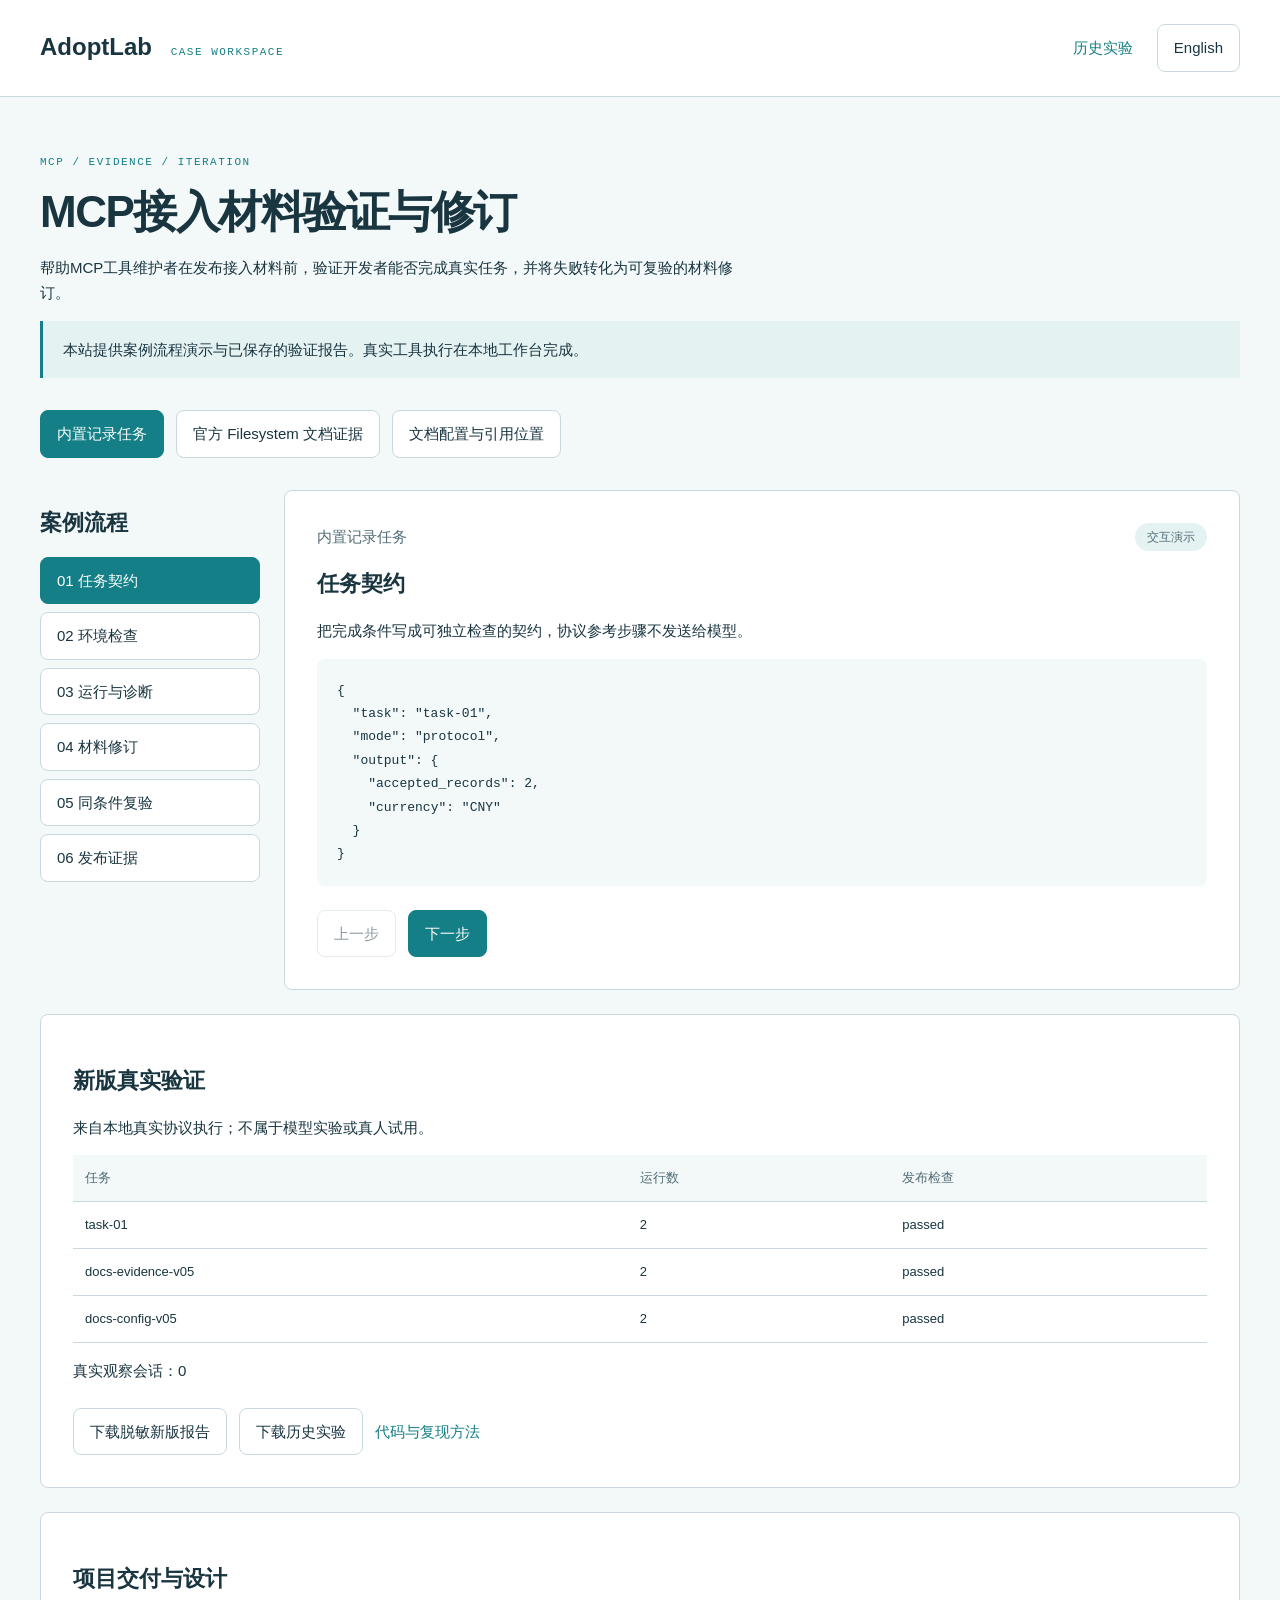
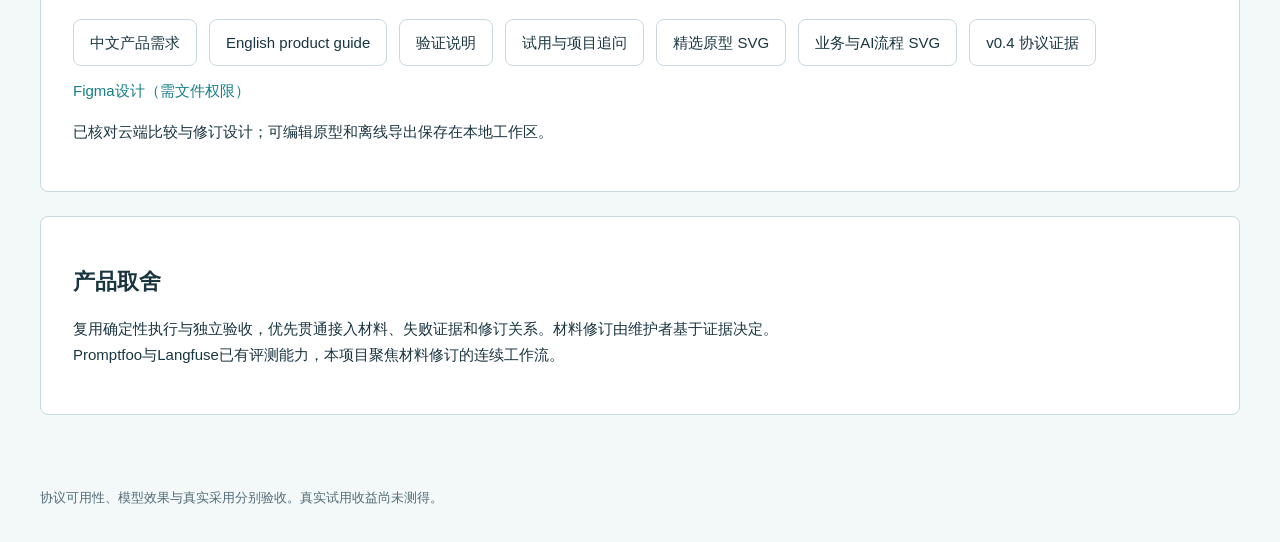
<file: public-site/index.html>
<!doctype html><html lang="zh"><head><meta charset="utf-8"><meta name="viewport" content="width=device-width,initial-scale=1"><title>AdoptLab · 接入与修订案例</title><link rel="stylesheet" href="workbench.css?v=0.4.1"><script src="workbench.js?v=0.5.0" defer></script></head><body><header><a class="brand" href="workbench.html">AdoptLab <small>CASE WORKSPACE</small></a><nav><a href="experiments.html" id="history">历史实验</a><button id="language">English</button></nav></header><main><p class="eyebrow">MCP / EVIDENCE / ITERATION</p><h1 id="title">MCP接入材料验证与修订</h1><p id="intro">帮助MCP工具维护者在发布接入材料前验证真实任务，并将失败转化为可复验的材料修订。</p><p class="notice" id="boundary">本站提供案例流程演示与已保存的验证报告。真实工具执行在本地工作台完成。</p><div class="case-tabs" id="cases" role="group" aria-label="Cases"></div><div class="layout"><aside><h2 id="flow-title">案例流程</h2><nav id="steps" aria-label="Workflow steps"></nav></aside><section class="card"><div class="meta"><span id="case-name"></span><span class="badge" id="demo-label">交互演示</span></div><h2 id="step-title"></h2><p id="description"></p><div id="details"></div><div class="actions"><button id="previous">上一步</button><button class="primary" id="next">下一步</button></div></section></div><section class="evidence"><h2 id="evidence-title">新版真实验证</h2><p id="evidence-scope"></p><div id="actual"></div><div class="actions"><a class="button" href="workbench-evidence.json" download id="download">下载脱敏新版报告</a><a class="button" href="report.json" download id="old-download">下载历史实验</a><a href="https://github.com/Oscar-Williams/adoptlab" id="source">代码与复现方法</a></div></section><section class="card"><h2 id="delivery-title">项目交付与设计</h2><div class="actions"><a class="button" href="workbench-prd.zh-CN.md" download id="prd-zh">中文产品需求</a><a class="button" href="workbench-guide.en.md" download id="guide-en">English product guide</a><a class="button" href="v05-validation.md" download id="validation">验证说明</a><a class="button" href="trial-and-resume.zh-CN.md" download id="trial">试用与项目追问</a><a class="button" href="prototype-selected.svg" id="prototype">精选原型 SVG</a><a class="button" href="workflow-selected.svg" id="workflow">业务与AI流程 SVG</a><a class="button" href="workbench-evidence-v04.json" download id="archive">v0.4 协议证据</a><a href="https://www.figma.com/design/dPGM7I5KYDy04J5jDBQGRw" id="figma">Figma 设计（需文件权限）</a></div><p id="save-scope">已核对云端比较与修订设计；可编辑原型和离线导出保存在本地工作区。</p></section><section class="card"><h2 id="decision-title">产品取舍</h2><p id="decision"></p></section></main><footer id="footer">协议可用性、模型效果与真实采用分别验收。真实试用收益尚未测得。</footer></body></html>
</file>
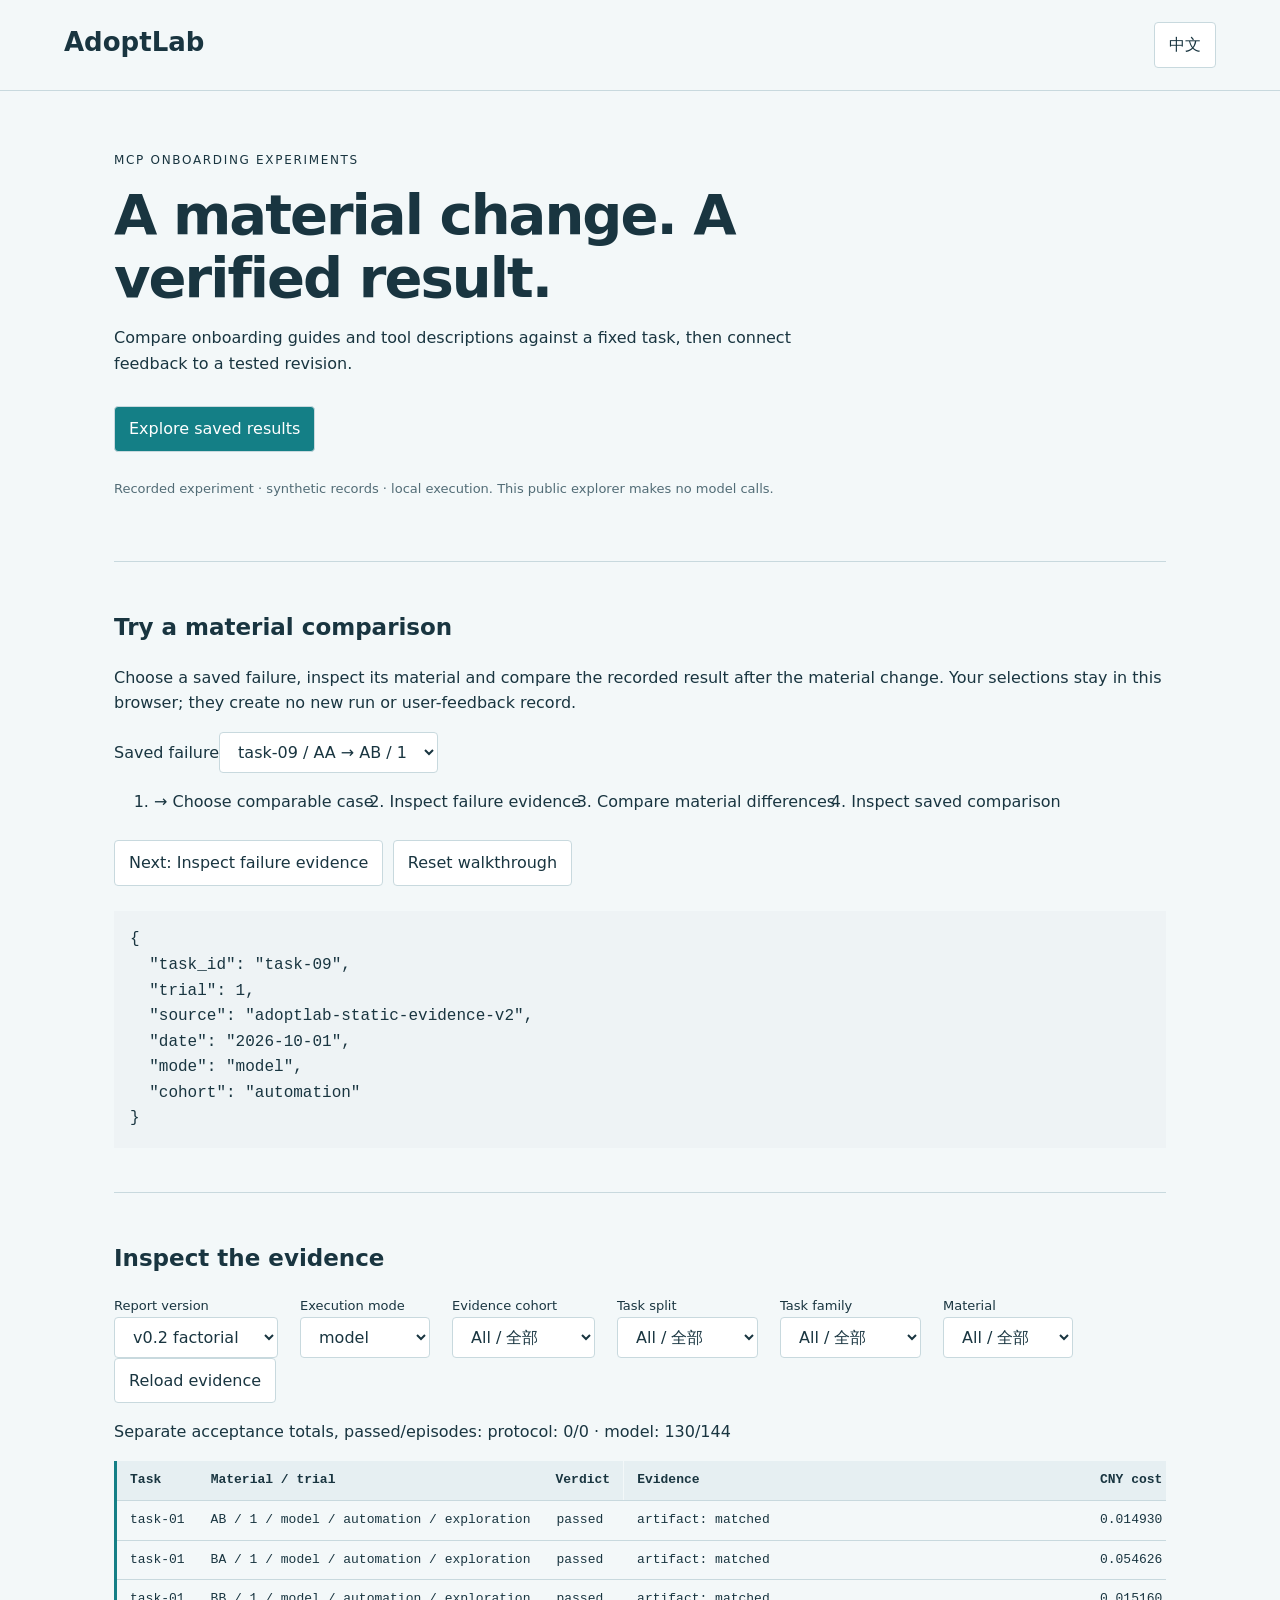
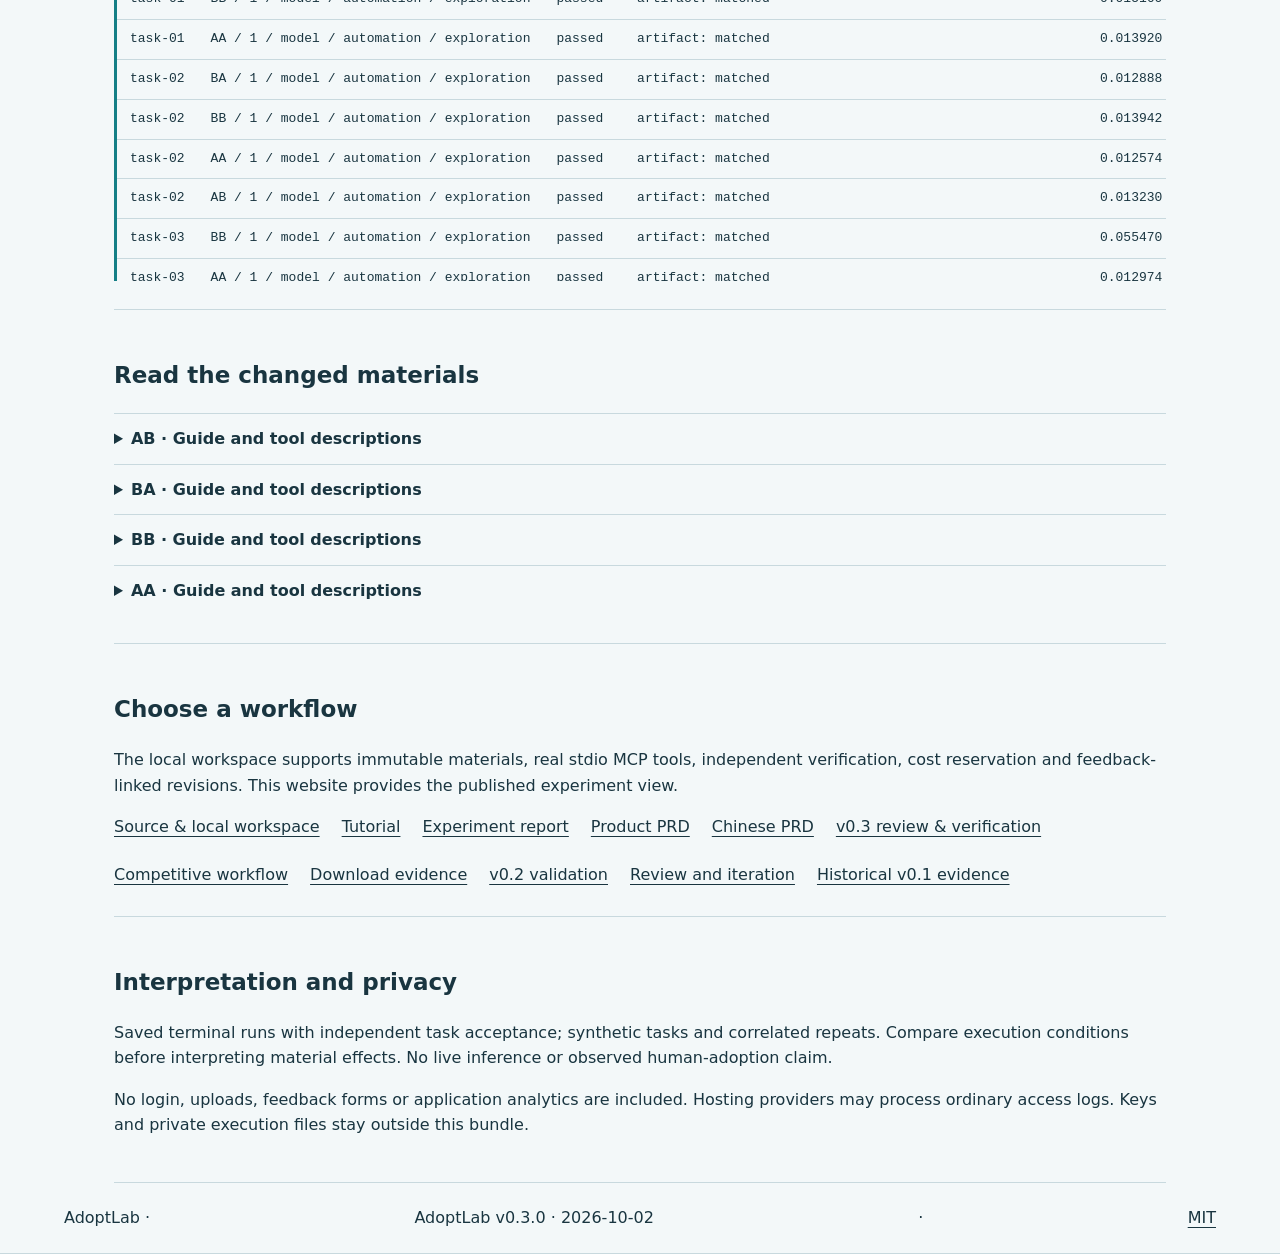
<file: public-site/experiments.html>
<!doctype html>
<html lang="en"><head><meta charset="utf-8"><meta name="viewport" content="width=device-width,initial-scale=1"><meta name="description" content="Explore a recorded MCP onboarding experiment with independent acceptance and material version comparisons."><title>AdoptLab — Onboarding evidence</title><link rel="stylesheet" href="site.css"><script src="site.js" defer></script></head>
<body><header><a href="#" class="brand">AdoptLab</a><button id="language" aria-label="Switch language">中文</button></header><main>
<section class="intro"><p class="eyebrow" data-en="MCP ONBOARDING EXPERIMENTS" data-zh="MCP 接入材料实验">MCP ONBOARDING EXPERIMENTS</p><h1 data-en="A material change. A verified result." data-zh="用验收证据评估接入材料。">A material change. A verified result.</h1><p data-en="Compare onboarding guides and tool descriptions against a fixed task, then connect feedback to a tested revision." data-zh="固定任务与后端，比较指南和工具描述，再把反馈关联到经过复查的修订。">Compare onboarding guides and tool descriptions against a fixed task, then connect feedback to a tested revision.</p><a href="#explore" class="action" data-en="Explore saved results" data-zh="查看已记录结果">Explore saved results</a><p class="note" data-en="Recorded experiment · synthetic records · local execution. This public explorer makes no model calls." data-zh="已记录实验 · 合成样例 · 本地执行。本页面仅浏览保存的结果，不发起模型调用。">Recorded experiment · synthetic records · local execution. This public explorer makes no model calls.</p></section>
<section id="walkthrough"><h2 data-en="Try a material comparison" data-zh="体验材料对照">Try a material comparison</h2><p data-en="Choose a saved failure, inspect its material and compare the recorded result after the material change. Your selections stay in this browser; they create no new run or user-feedback record." data-zh="选择已保存的失败，查看材料，再比较改动后的实测结果。选择仅保留在浏览器，不创建新执行或用户反馈记录。">Choose a saved failure, inspect its material and compare the recorded result after the material change. Your selections stay in this browser; they create no new run or user-feedback record.</p><label for="demo-case" data-en="Saved failure" data-zh="已保存的失败">Saved failure</label><select id="demo-case"></select><ol id="demo-steps"></ol><button id="demo-next" data-en="Next: inspect evidence" data-zh="下一步：查看证据">Next: inspect evidence</button><button id="demo-reset" data-en="Reset walkthrough" data-zh="重置体验">Reset walkthrough</button><pre id="demo-evidence" tabindex="0" aria-live="polite"></pre></section><section id="explore"><h2 data-en="Inspect the evidence" data-zh="查看实验依据">Inspect the evidence</h2><div class="filters"><label><span data-en="Report version" data-zh="报告版本">Report version</span><select id="version"><option value="report.json">v0.2 factorial</option><option value="report-v1.json">v0.1 historical</option></select></label><label><span data-en="Execution mode" data-zh="执行类型">Execution mode</span><select id="mode"></select></label><label><span data-en="Evidence cohort" data-zh="证据分组">Evidence cohort</span><select id="cohort"></select></label><label><span data-en="Task split" data-zh="任务划分">Task split</span><select id="split"></select></label><label><span data-en="Task family" data-zh="任务族">Task family</span><select id="family"><option value="all">All / 全部</option></select></label><label><span data-en="Material" data-zh="材料">Material</span><select id="material"><option value="all">A + B</option><option>A</option><option>B</option></select></label></div><button id="retry-report" data-en="Reload evidence" data-zh="重新加载证据">Reload evidence</button><p id="summary" aria-live="polite"></p><div class="table-scroll"><table><thead><tr><th data-en="Task" data-zh="任务">Task</th><th data-en="Material / trial" data-zh="材料 / 次数">Material / trial</th><th data-en="Verdict" data-zh="判定">Verdict</th><th data-en="Evidence" data-zh="依据">Evidence</th><th data-en="CNY cost bound" data-zh="人民币费用上界">CNY cost bound</th></tr></thead><tbody id="cases"></tbody></table></div></section>
<section><h2 data-en="Read the changed materials" data-zh="审读材料差异">Read the changed materials</h2><div id="guides"></div></section>
<section><h2 data-en="Choose a workflow" data-zh="选择使用方式">Choose a workflow</h2><p data-en="The local workspace supports immutable materials, real stdio MCP tools, independent verification, cost reservation and feedback-linked revisions. This website provides the published experiment view." data-zh="本地工作台提供不可变材料、真实 stdio MCP、独立验收、费用预留与反馈修订。本网站提供实验浏览入口。">The local workspace supports immutable materials, real stdio MCP tools, independent verification, cost reservation and feedback-linked revisions. This website provides the published experiment view.</p><nav><a href="https://github.com/Oscar-Williams/adoptlab" data-en="Source & local workspace" data-zh="源码与本地工作台">Source & local workspace</a><a href="tutorial.md" data-en="Tutorial" data-zh="教程">Tutorial</a><a href="experiment-results.md" data-en="Experiment report" data-zh="实验报告">Experiment report</a><a href="product-prd.md" data-en="Product PRD" data-zh="产品 PRD">Product PRD</a><a href="product-prd.zh-CN.md" data-en="Chinese PRD" data-zh="中文 PRD">Chinese PRD</a><a href="v03-validation.md" data-en="v0.3 review & verification" data-zh="v0.3 评审与验证">v0.3 review & verification</a><a href="competitive.md" data-en="Competitive workflow" data-zh="竞品流程">Competitive workflow</a><a href="report.json" download data-en="Download evidence" data-zh="下载证据">Download evidence</a><a href="v02-validation.md" data-en="v0.2 validation" data-zh="v0.2 验证">v0.2 validation</a><a href="review-results.md" data-en="Review and iteration" data-zh="评审与迭代">Review and iteration</a><a href="report-v1.json" download data-en="Historical v0.1 evidence" data-zh="v0.1 历史证据">Historical v0.1 evidence</a></nav></section>
<section><h2 data-en="Interpretation and privacy" data-zh="解释范围与隐私">Interpretation and privacy</h2><p id="report-limits">Synthetic task evidence; correlated repeats and a small task catalog limit interpretation. Observed human participants: 0.</p><p data-en="No login, uploads, feedback forms or application analytics are included. Hosting providers may process ordinary access logs. Keys and private execution files stay outside this bundle." data-zh="页面不含登录、上传、反馈表单和应用埋点。托管平台可能处理常规访问日志。密钥与私有执行文件留在发布包之外。">No login, uploads, feedback forms or application analytics are included. Hosting providers may process ordinary access logs. Keys and private execution files stay outside this bundle.</p></section>
</main><footer>AdoptLab · <span data-en="AdoptLab v0.3.0 · 2026-10-02" data-zh="AdoptLab v0.3.0 · 2026-10-02">AdoptLab v0.3.0 · 2026-10-02</span> · <a href="LICENSE.txt">MIT</a></footer></body></html>
</file>
<file: public-site/workbench.css>
:root{--ink:#193540;--accent:#147f86;--muted:#526c76;--line:#c8d9de;--paper:#f3f8f9;--white:#fff;--radius:8px}*{box-sizing:border-box}body{margin:0;color:var(--ink);background:var(--paper);font:15px/1.7 "Segoe UI","Microsoft YaHei",sans-serif}header{display:flex;justify-content:space-between;align-items:center;background:white;border-bottom:1px solid var(--line);padding:24px max(24px,calc((100vw - 1200px)/2))}.brand{font-size:24px;font-weight:700;color:var(--ink)}small,.eyebrow{font:11px Consolas,monospace;letter-spacing:1.5px;color:var(--accent)}small{margin-left:12px}header nav{display:flex;gap:24px;align-items:center}a{color:var(--accent);text-decoration:none}a:hover{text-decoration:underline}main{max-width:1248px;margin:auto;padding:48px 24px}h1{font-size:44px;line-height:1.25;letter-spacing:-1.5px;margin:16px 0}h2{font-size:22px;line-height:1.4}p{max-width:85ch}button,.button{font:inherit;color:var(--ink);background:white;border:1px solid var(--line);padding:10px 16px;border-radius:var(--radius);cursor:pointer;display:inline-block}.primary,button.active{background:var(--accent);border-color:var(--accent);color:white}button:disabled{opacity:.5;cursor:default}.notice{border-left:3px solid var(--accent);background:#e5f2f2;padding:16px 20px;max-width:none}.case-tabs{display:flex;gap:12px;margin:32px 0;flex-wrap:wrap}.layout{display:grid;grid-template-columns:220px 1fr;gap:24px}.layout aside nav{display:grid;gap:8px}.layout aside button{text-align:left}.card,.evidence{background:white;border:1px solid var(--line);border-radius:8px;padding:32px;margin-bottom:24px}.meta{display:flex;justify-content:space-between;align-items:center;color:var(--muted);gap:16px}.badge{font-size:12px;background:#e5f2f2;padding:4px 12px;border-radius:16px;white-space:nowrap}.actions{display:flex;align-items:center;gap:12px;flex-wrap:wrap;margin-top:24px}pre{background:var(--paper);padding:20px;white-space:pre-wrap;overflow-wrap:anywhere;font:13px/1.8 Consolas,monospace;border-radius:8px}table{width:100%;border-collapse:collapse;text-align:left;font-size:13px}td,th{padding:12px;border-bottom:1px solid var(--line);overflow-wrap:anywhere}th{font-weight:500;color:var(--muted);background:var(--paper)}footer{max-width:1248px;margin:auto;padding:0 24px 32px;color:var(--muted);font-size:13px}*:focus-visible{outline:3px solid var(--accent);outline-offset:3px}@media(max-width:700px){header{padding:16px}.brand{font-size:20px}small{display:none}header nav{gap:12px}main{padding:24px 16px}h1{font-size:30px}.layout{grid-template-columns:1fr}.layout aside nav{display:flex;overflow:auto}.layout aside button{white-space:nowrap}.card,.evidence{padding:20px}.case-tabs{gap:8px}table{font-size:12px}td,th{padding:8px}.meta{flex-wrap:wrap}}
:is(.layout,.layout>*){min-width:0}.layout aside nav{max-width:100%}.layout{grid-template-columns:220px minmax(0,1fr)}@media(max-width:700px){.layout{grid-template-columns:minmax(0,1fr)}header nav{min-width:0}header nav a{font-size:12px}header nav button{padding:8px 12px}}
</file>
<file: public-site/site.css>
:root{--ink:#193540;--accent:#147f86;--muted:#526c76;--line:#c8d9de;--paper:#f3f8f9;--error:#a13d3d}*{box-sizing:border-box}html{scroll-behavior:smooth}body{margin:0;background:var(--paper);color:var(--ink);font:16px/1.6 system-ui,"Segoe UI",sans-serif}header,footer{display:flex;justify-content:space-between;padding:22px 5vw;border-bottom:1px solid var(--line)}main{max-width:1180px;margin:auto;padding:0 5vw}.brand{font-size:26px;font-weight:800;text-decoration:none}a{color:var(--ink);text-underline-offset:4px}.intro{padding:48px 0}section{padding:28px 0;border-bottom:1px solid var(--line)}h1{font-size:clamp(34px,5vw,56px);line-height:1.12;letter-spacing:-.035em;max-width:780px;margin:14px 0}h2{font-size:23px}.intro>p{max-width:730px}.eyebrow{font-size:12px;letter-spacing:.14em}.note{font-size:13px;color:var(--muted)}button,select,.action{font:inherit;padding:9px 14px;border:1px solid var(--line);border-radius:4px;background:white;color:var(--ink)}.action{display:inline-block;text-decoration:none;background:var(--accent);color:white;margin:14px 0}button{cursor:pointer}.filters{display:flex;gap:22px}label span{display:block;font-size:13px}select{min-width:130px}.table-scroll{overflow:auto;max-height:420px;border-left:3px solid var(--accent)}table{border-collapse:collapse;width:100%;font:13px/1.6 Consolas,monospace}th,td{text-align:left;padding:9px 13px;border-bottom:1px solid var(--line);white-space:nowrap}th{background:#e6eff2;position:sticky;top:0}tr[data-passed="false"]{color:var(--error)}details{padding:12px 0;border-top:1px solid var(--line)}summary{cursor:pointer;font-weight:650}nav{display:flex;gap:22px;flex-wrap:wrap}*:focus-visible{outline:3px solid var(--accent);outline-offset:4px}@media(max-width:600px){.intro{padding:28px 0}.filters{flex-wrap:wrap}header,footer{padding:18px 5vw}h1{font-size:36px}}@media(prefers-reduced-motion:reduce){html{scroll-behavior:auto}}
pre{white-space:pre-wrap;overflow:auto;overflow-wrap:anywhere;max-width:100%}#demo-steps{display:flex;gap:1rem;flex-wrap:wrap}#demo-evidence{padding:1rem;background:#eef3f5}#walkthrough button{margin:.6rem .6rem .6rem 0}
.filters{flex-wrap:wrap}
</file>
